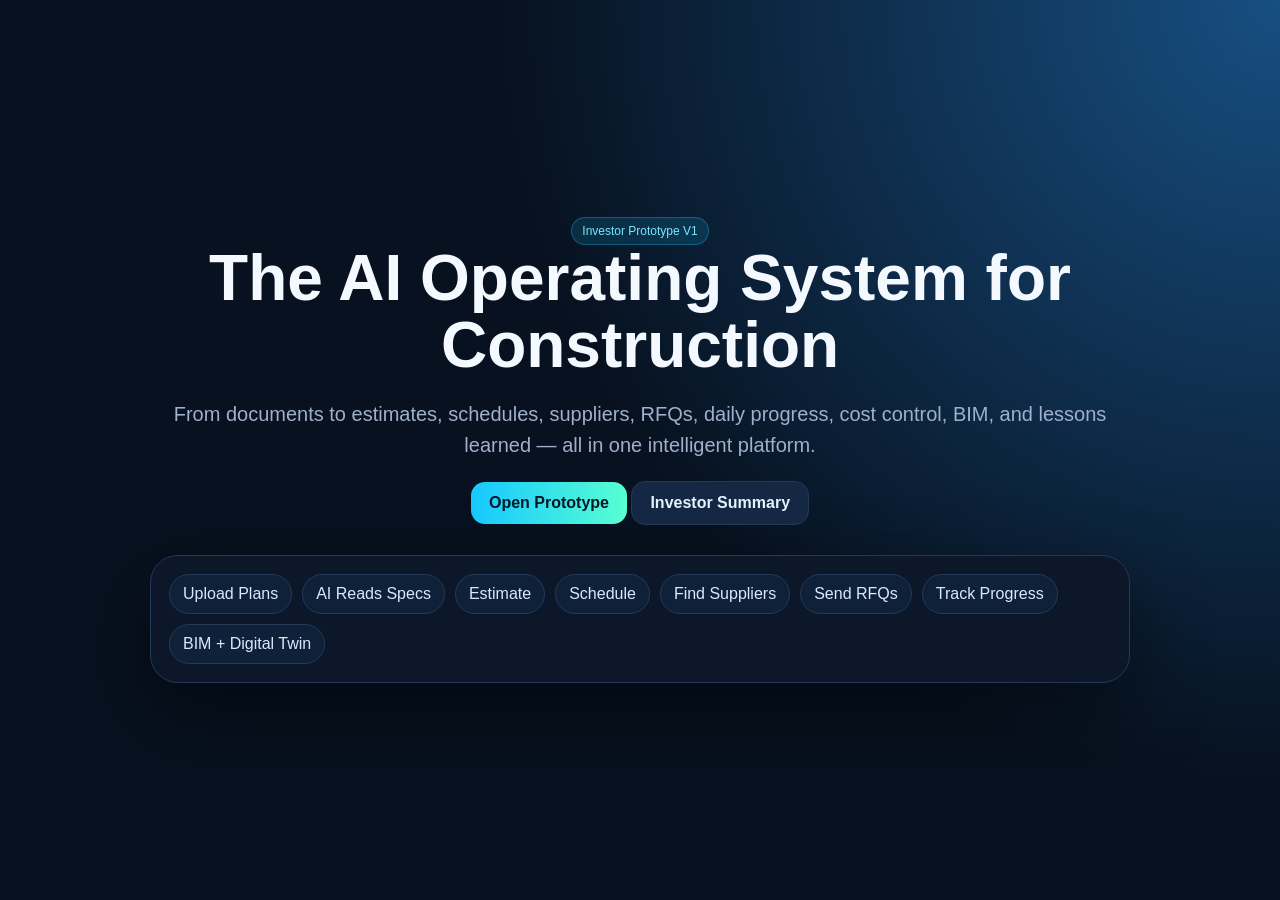
<file: index.html>
<!DOCTYPE html><html><head><meta charset="utf-8"><meta name="viewport" content="width=device-width,initial-scale=1">
<title>ConstructionOS Prototype</title><link rel="stylesheet" href="style.css"></head><body>
<section class="hero"><div class="hero-inner">
<span class="badge">Investor Prototype V1</span>
<h1>The AI Operating System for Construction</h1>
<p>From documents to estimates, schedules, suppliers, RFQs, daily progress, cost control, BIM, and lessons learned — all in one intelligent platform.</p>
<a class="btn" href="dashboard.html">Open Prototype</a>
<a class="btn secondary" href="investor-view.html">Investor Summary</a>
<div class="mock"><div class="timeline">
<span class="pill">Upload Plans</span><span class="pill">AI Reads Specs</span><span class="pill">Estimate</span><span class="pill">Schedule</span><span class="pill">Find Suppliers</span><span class="pill">Send RFQs</span><span class="pill">Track Progress</span><span class="pill">BIM + Digital Twin</span>
</div></div>
</div></section></body></html>
</file>
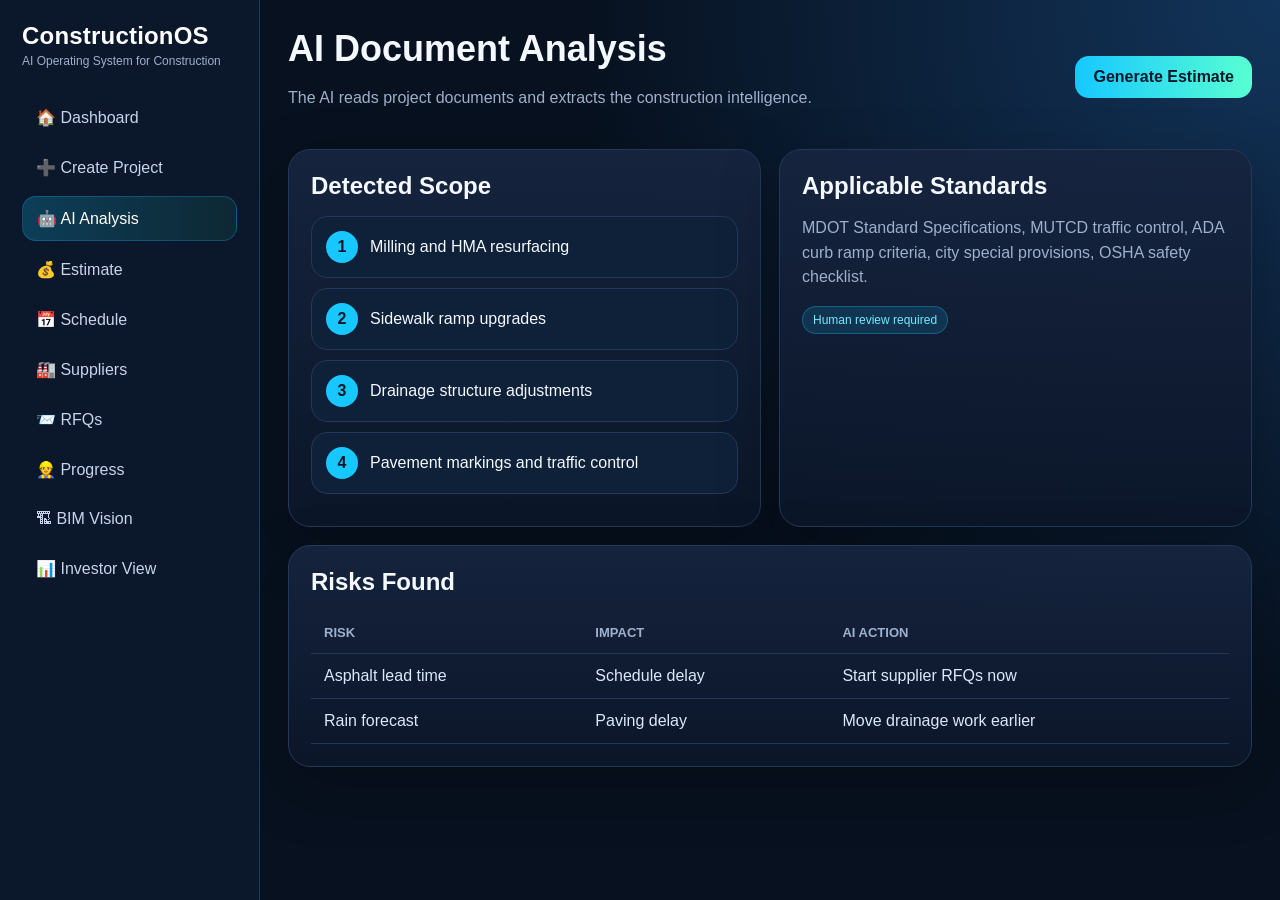
<file: ai-analysis.html>
<!DOCTYPE html><html lang="en"><head><meta charset="utf-8"><meta name="viewport" content="width=device-width,initial-scale=1">
<title>AI Analysis | ConstructionOS</title><link rel="stylesheet" href="style.css"></head><body>
<div class="app"><aside class="sidebar"><div class="logo">ConstructionOS</div><div class="tag">AI Operating System for Construction</div><div class="nav"><a class="" href="dashboard.html">🏠 Dashboard</a>
<a class="" href="create-project.html">➕ Create Project</a>
<a class="active" href="ai-analysis.html">🤖 AI Analysis</a>
<a class="" href="estimate.html">💰 Estimate</a>
<a class="" href="schedule.html">📅 Schedule</a>
<a class="" href="suppliers.html">🏭 Suppliers</a>
<a class="" href="rfq.html">📨 RFQs</a>
<a class="" href="progress.html">👷 Progress</a>
<a class="" href="bim.html">🏗 BIM Vision</a>
<a class="" href="investor-view.html">📊 Investor View</a></div></aside>
<main class="main">
<div class="topbar"><div><h1>AI Document Analysis</h1><p>The AI reads project documents and extracts the construction intelligence.</p></div><a class="btn" href="estimate.html">Generate Estimate</a></div>
<div class="grid">
<div class="card span6"><h2>Detected Scope</h2><div class="step"><div class="num">1</div>Milling and HMA resurfacing</div><div class="step"><div class="num">2</div>Sidewalk ramp upgrades</div><div class="step"><div class="num">3</div>Drainage structure adjustments</div><div class="step"><div class="num">4</div>Pavement markings and traffic control</div></div>
<div class="card span6"><h2>Applicable Standards</h2><p>MDOT Standard Specifications, MUTCD traffic control, ADA curb ramp criteria, city special provisions, OSHA safety checklist.</p><span class="badge">Human review required</span></div>
<div class="card span12"><h2>Risks Found</h2><table><tr><th>Risk</th><th>Impact</th><th>AI Action</th></tr><tr><td>Asphalt lead time</td><td>Schedule delay</td><td>Start supplier RFQs now</td></tr><tr><td>Rain forecast</td><td>Paving delay</td><td>Move drainage work earlier</td></tr></table></div>
</div></main></div></body></html>
</file>
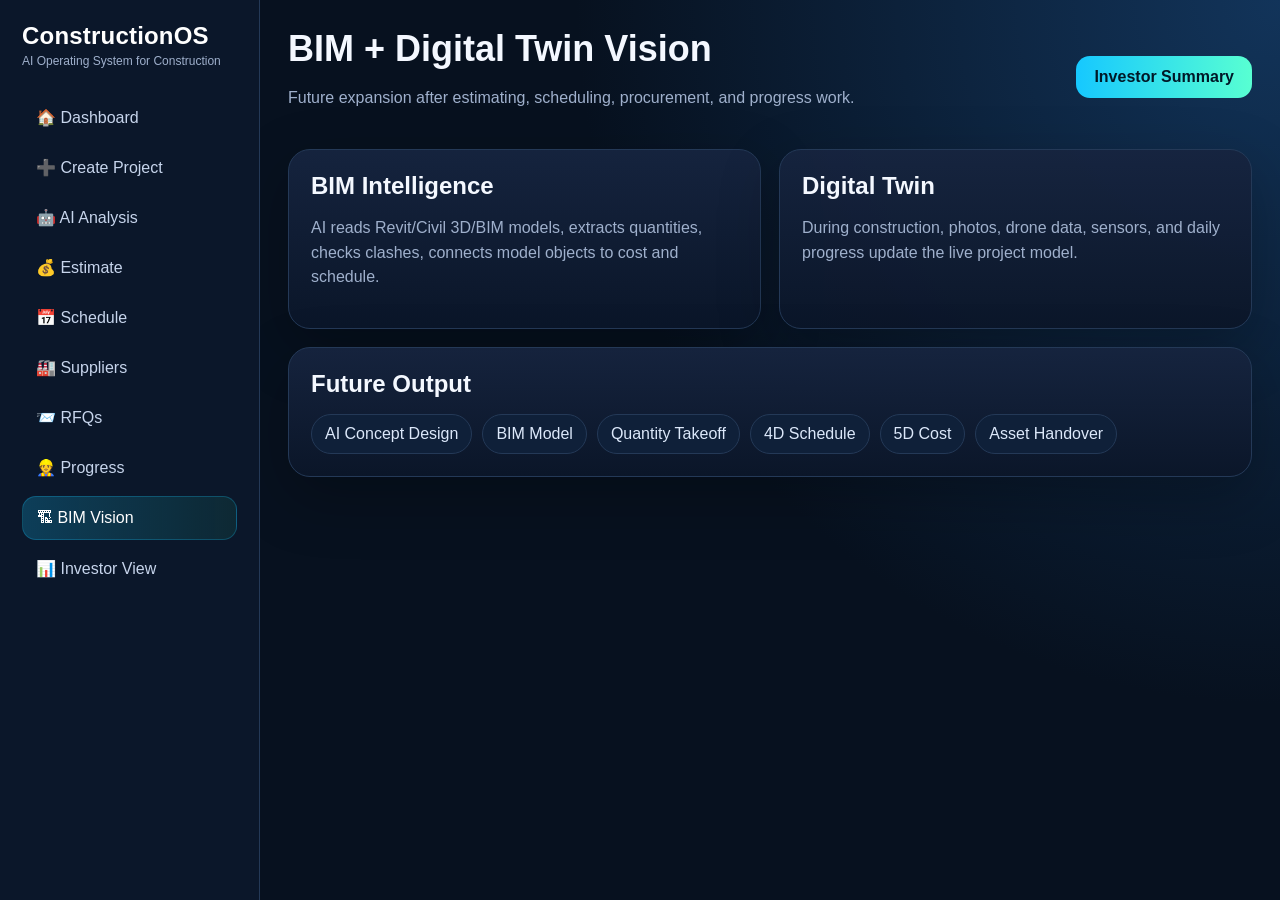
<file: bim.html>
<!DOCTYPE html><html lang="en"><head><meta charset="utf-8"><meta name="viewport" content="width=device-width,initial-scale=1">
<title>BIM Future | ConstructionOS</title><link rel="stylesheet" href="style.css"></head><body>
<div class="app"><aside class="sidebar"><div class="logo">ConstructionOS</div><div class="tag">AI Operating System for Construction</div><div class="nav"><a class="" href="dashboard.html">🏠 Dashboard</a>
<a class="" href="create-project.html">➕ Create Project</a>
<a class="" href="ai-analysis.html">🤖 AI Analysis</a>
<a class="" href="estimate.html">💰 Estimate</a>
<a class="" href="schedule.html">📅 Schedule</a>
<a class="" href="suppliers.html">🏭 Suppliers</a>
<a class="" href="rfq.html">📨 RFQs</a>
<a class="" href="progress.html">👷 Progress</a>
<a class="active" href="bim.html">🏗 BIM Vision</a>
<a class="" href="investor-view.html">📊 Investor View</a></div></aside>
<main class="main">
<div class="topbar"><div><h1>BIM + Digital Twin Vision</h1><p>Future expansion after estimating, scheduling, procurement, and progress work.</p></div><a class="btn" href="investor-view.html">Investor Summary</a></div>
<div class="grid">
<div class="card span6"><h2>BIM Intelligence</h2><p>AI reads Revit/Civil 3D/BIM models, extracts quantities, checks clashes, connects model objects to cost and schedule.</p></div>
<div class="card span6"><h2>Digital Twin</h2><p>During construction, photos, drone data, sensors, and daily progress update the live project model.</p></div>
<div class="card span12"><h2>Future Output</h2><div class="timeline"><span class="pill">AI Concept Design</span><span class="pill">BIM Model</span><span class="pill">Quantity Takeoff</span><span class="pill">4D Schedule</span><span class="pill">5D Cost</span><span class="pill">Asset Handover</span></div></div>
</div></main></div></body></html>
</file>
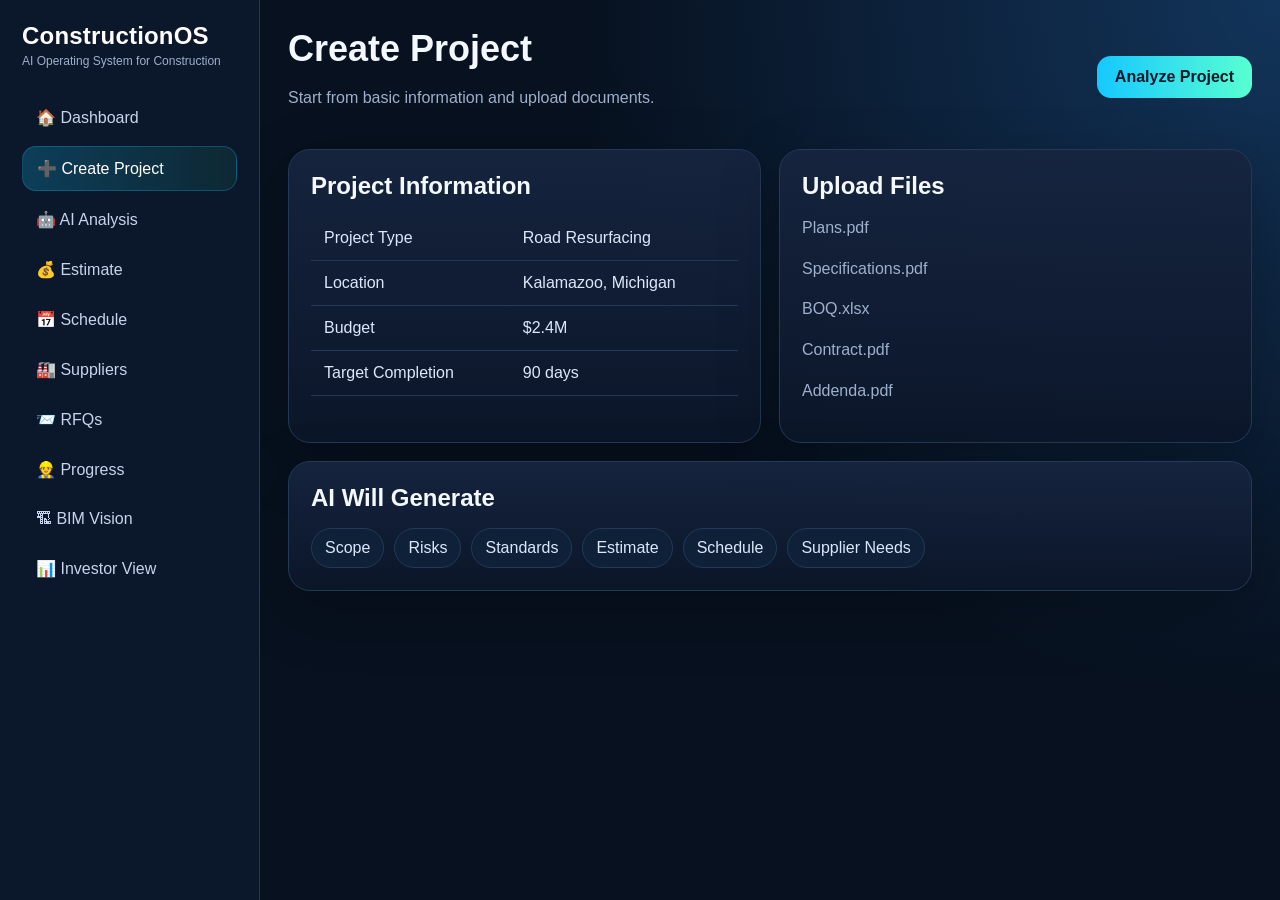
<file: create-project.html>
<!DOCTYPE html><html lang="en"><head><meta charset="utf-8"><meta name="viewport" content="width=device-width,initial-scale=1">
<title>Create Project | ConstructionOS</title><link rel="stylesheet" href="style.css"></head><body>
<div class="app"><aside class="sidebar"><div class="logo">ConstructionOS</div><div class="tag">AI Operating System for Construction</div><div class="nav"><a class="" href="dashboard.html">🏠 Dashboard</a>
<a class="active" href="create-project.html">➕ Create Project</a>
<a class="" href="ai-analysis.html">🤖 AI Analysis</a>
<a class="" href="estimate.html">💰 Estimate</a>
<a class="" href="schedule.html">📅 Schedule</a>
<a class="" href="suppliers.html">🏭 Suppliers</a>
<a class="" href="rfq.html">📨 RFQs</a>
<a class="" href="progress.html">👷 Progress</a>
<a class="" href="bim.html">🏗 BIM Vision</a>
<a class="" href="investor-view.html">📊 Investor View</a></div></aside>
<main class="main">
<div class="topbar"><div><h1>Create Project</h1><p>Start from basic information and upload documents.</p></div><a class="btn" href="ai-analysis.html">Analyze Project</a></div>
<div class="grid">
<div class="card span6"><h2>Project Information</h2><table><tr><td>Project Type</td><td>Road Resurfacing</td></tr><tr><td>Location</td><td>Kalamazoo, Michigan</td></tr><tr><td>Budget</td><td>$2.4M</td></tr><tr><td>Target Completion</td><td>90 days</td></tr></table></div>
<div class="card span6"><h2>Upload Files</h2><p>Plans.pdf</p><p>Specifications.pdf</p><p>BOQ.xlsx</p><p>Contract.pdf</p><p>Addenda.pdf</p></div>
<div class="card span12"><h2>AI Will Generate</h2><div class="timeline"><span class="pill">Scope</span><span class="pill">Risks</span><span class="pill">Standards</span><span class="pill">Estimate</span><span class="pill">Schedule</span><span class="pill">Supplier Needs</span></div></div>
</div></main></div></body></html>
</file>
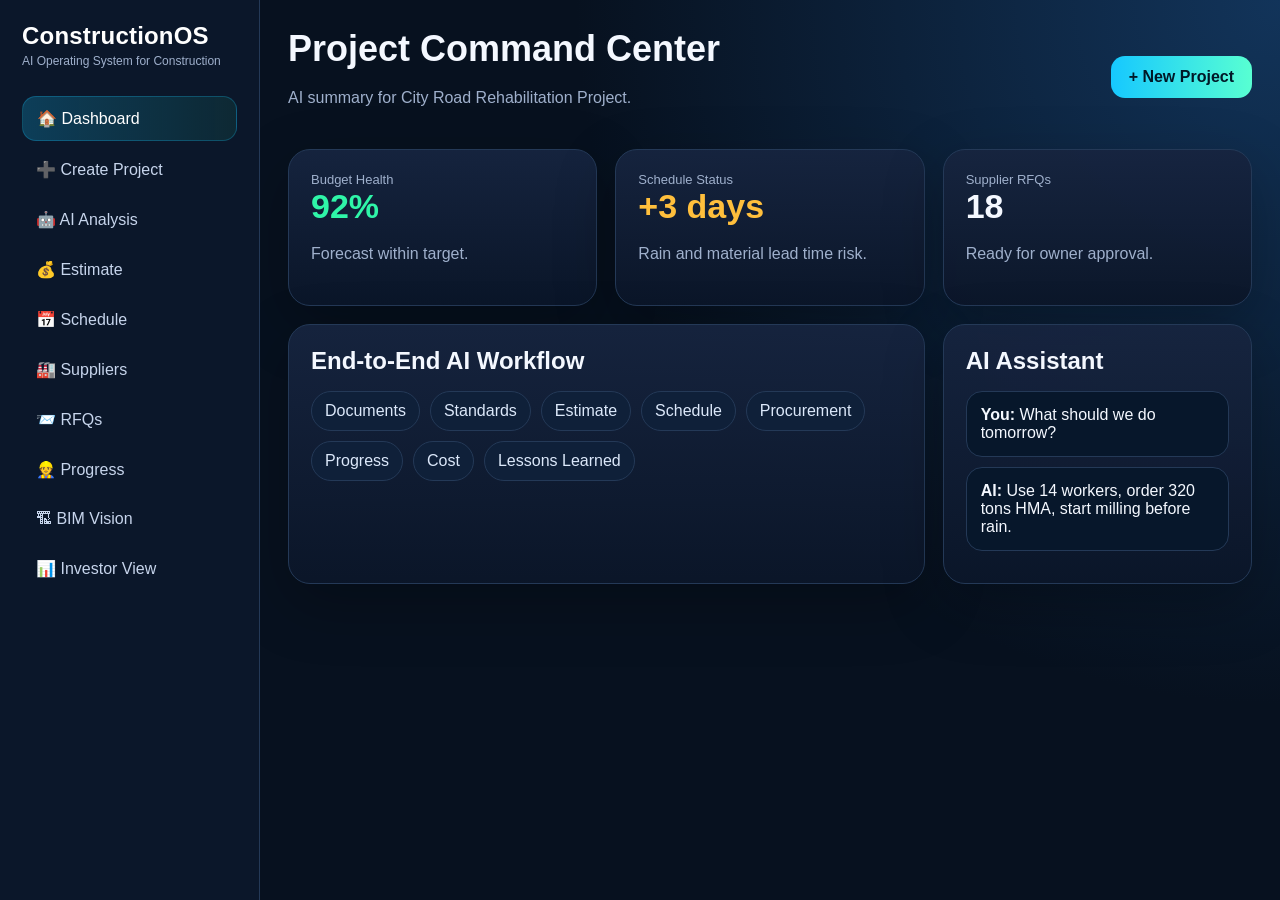
<file: dashboard.html>
<!DOCTYPE html><html lang="en"><head><meta charset="utf-8"><meta name="viewport" content="width=device-width,initial-scale=1">
<title>Dashboard | ConstructionOS</title><link rel="stylesheet" href="style.css"></head><body>
<div class="app"><aside class="sidebar"><div class="logo">ConstructionOS</div><div class="tag">AI Operating System for Construction</div><div class="nav"><a class="active" href="dashboard.html">🏠 Dashboard</a>
<a class="" href="create-project.html">➕ Create Project</a>
<a class="" href="ai-analysis.html">🤖 AI Analysis</a>
<a class="" href="estimate.html">💰 Estimate</a>
<a class="" href="schedule.html">📅 Schedule</a>
<a class="" href="suppliers.html">🏭 Suppliers</a>
<a class="" href="rfq.html">📨 RFQs</a>
<a class="" href="progress.html">👷 Progress</a>
<a class="" href="bim.html">🏗 BIM Vision</a>
<a class="" href="investor-view.html">📊 Investor View</a></div></aside>
<main class="main">
<div class="topbar"><div><h1>Project Command Center</h1><p>AI summary for City Road Rehabilitation Project.</p></div><a class="btn" href="create-project.html">+ New Project</a></div>
<div class="grid">
<div class="card span4"><div class="label">Budget Health</div><div class="kpi good">92%</div><p>Forecast within target.</p></div>
<div class="card span4"><div class="label">Schedule Status</div><div class="kpi warn">+3 days</div><p>Rain and material lead time risk.</p></div>
<div class="card span4"><div class="label">Supplier RFQs</div><div class="kpi">18</div><p>Ready for owner approval.</p></div>
<div class="card span8"><h2>End-to-End AI Workflow</h2><div class="timeline"><span class="pill">Documents</span><span class="pill">Standards</span><span class="pill">Estimate</span><span class="pill">Schedule</span><span class="pill">Procurement</span><span class="pill">Progress</span><span class="pill">Cost</span><span class="pill">Lessons Learned</span></div></div>
<div class="card span4"><h2>AI Assistant</h2><div class="chat"><b>You:</b> What should we do tomorrow?</div><div class="chat"><b>AI:</b> Use 14 workers, order 320 tons HMA, start milling before rain.</div></div>
</div></main></div></body></html>
</file>
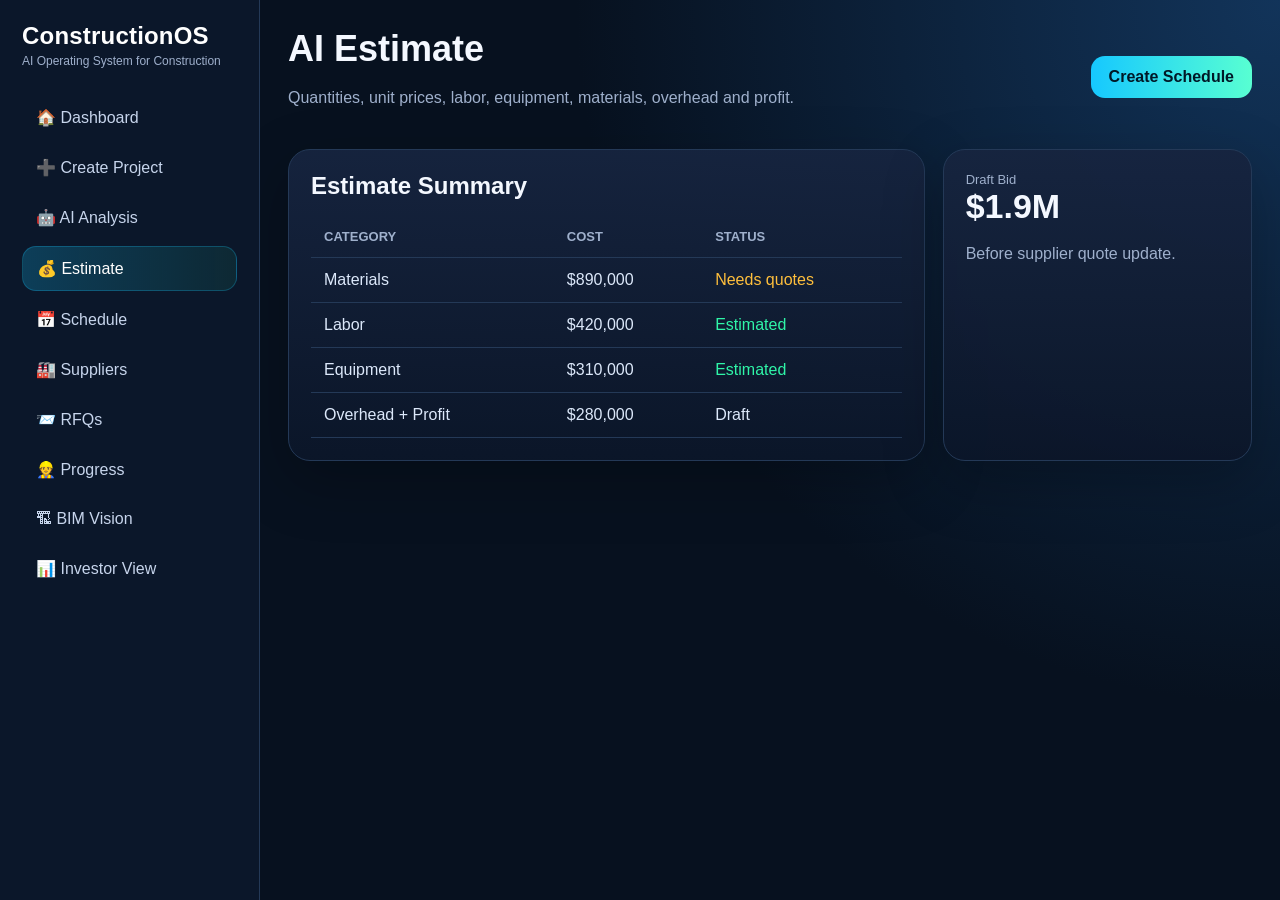
<file: estimate.html>
<!DOCTYPE html><html lang="en"><head><meta charset="utf-8"><meta name="viewport" content="width=device-width,initial-scale=1">
<title>Estimate | ConstructionOS</title><link rel="stylesheet" href="style.css"></head><body>
<div class="app"><aside class="sidebar"><div class="logo">ConstructionOS</div><div class="tag">AI Operating System for Construction</div><div class="nav"><a class="" href="dashboard.html">🏠 Dashboard</a>
<a class="" href="create-project.html">➕ Create Project</a>
<a class="" href="ai-analysis.html">🤖 AI Analysis</a>
<a class="active" href="estimate.html">💰 Estimate</a>
<a class="" href="schedule.html">📅 Schedule</a>
<a class="" href="suppliers.html">🏭 Suppliers</a>
<a class="" href="rfq.html">📨 RFQs</a>
<a class="" href="progress.html">👷 Progress</a>
<a class="" href="bim.html">🏗 BIM Vision</a>
<a class="" href="investor-view.html">📊 Investor View</a></div></aside>
<main class="main">
<div class="topbar"><div><h1>AI Estimate</h1><p>Quantities, unit prices, labor, equipment, materials, overhead and profit.</p></div><a class="btn" href="schedule.html">Create Schedule</a></div>
<div class="grid">
<div class="card span8"><h2>Estimate Summary</h2><table><tr><th>Category</th><th>Cost</th><th>Status</th></tr><tr><td>Materials</td><td>$890,000</td><td class="warn">Needs quotes</td></tr><tr><td>Labor</td><td>$420,000</td><td class="good">Estimated</td></tr><tr><td>Equipment</td><td>$310,000</td><td class="good">Estimated</td></tr><tr><td>Overhead + Profit</td><td>$280,000</td><td>Draft</td></tr></table></div>
<div class="card span4"><div class="label">Draft Bid</div><div class="kpi">$1.9M</div><p>Before supplier quote update.</p></div>
</div></main></div></body></html>
</file>
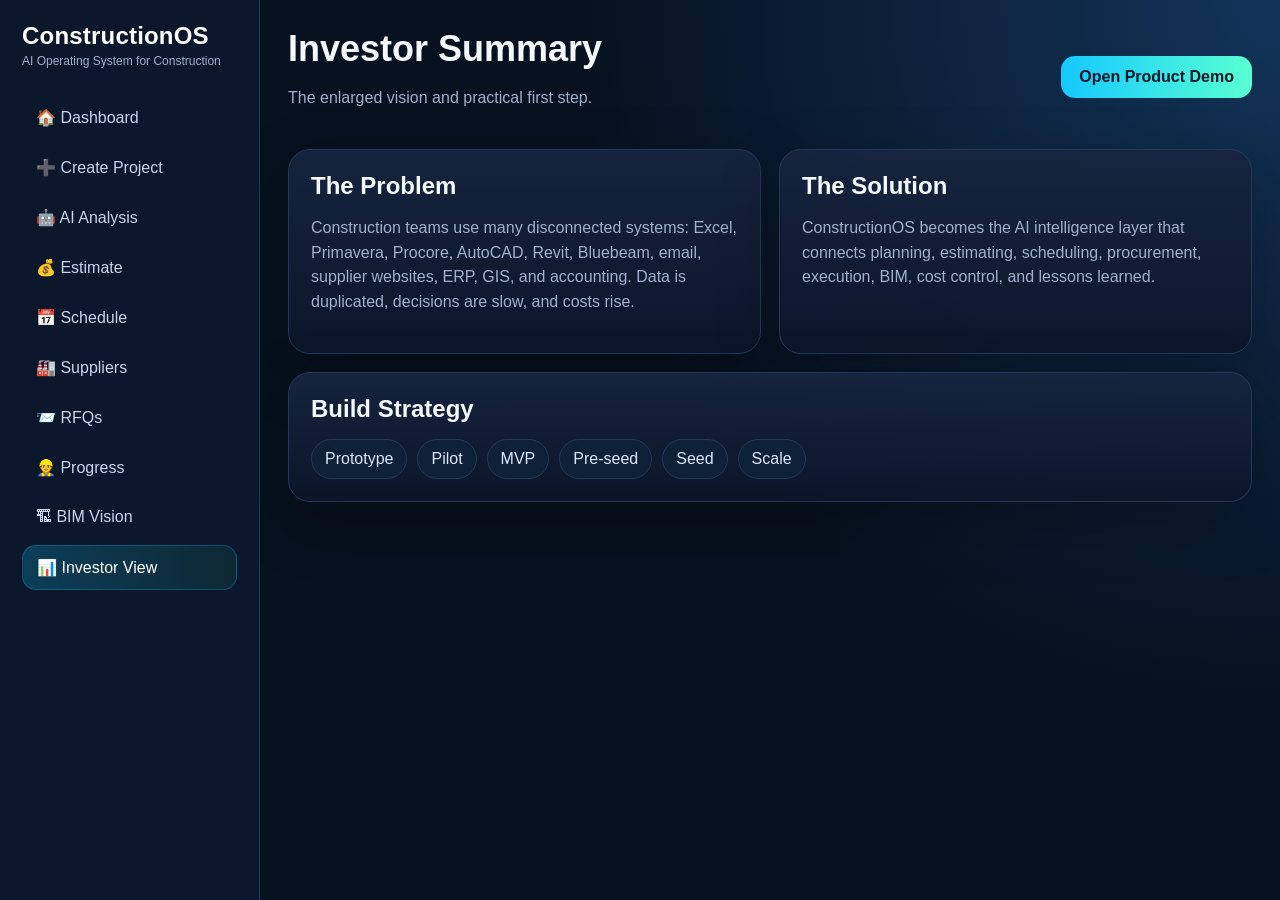
<file: investor-view.html>
<!DOCTYPE html><html lang="en"><head><meta charset="utf-8"><meta name="viewport" content="width=device-width,initial-scale=1">
<title>Investor View | ConstructionOS</title><link rel="stylesheet" href="style.css"></head><body>
<div class="app"><aside class="sidebar"><div class="logo">ConstructionOS</div><div class="tag">AI Operating System for Construction</div><div class="nav"><a class="" href="dashboard.html">🏠 Dashboard</a>
<a class="" href="create-project.html">➕ Create Project</a>
<a class="" href="ai-analysis.html">🤖 AI Analysis</a>
<a class="" href="estimate.html">💰 Estimate</a>
<a class="" href="schedule.html">📅 Schedule</a>
<a class="" href="suppliers.html">🏭 Suppliers</a>
<a class="" href="rfq.html">📨 RFQs</a>
<a class="" href="progress.html">👷 Progress</a>
<a class="" href="bim.html">🏗 BIM Vision</a>
<a class="active" href="investor-view.html">📊 Investor View</a></div></aside>
<main class="main">
<div class="topbar"><div><h1>Investor Summary</h1><p>The enlarged vision and practical first step.</p></div><a class="btn" href="dashboard.html">Open Product Demo</a></div>
<div class="grid">
<div class="card span6"><h2>The Problem</h2><p>Construction teams use many disconnected systems: Excel, Primavera, Procore, AutoCAD, Revit, Bluebeam, email, supplier websites, ERP, GIS, and accounting. Data is duplicated, decisions are slow, and costs rise.</p></div>
<div class="card span6"><h2>The Solution</h2><p>ConstructionOS becomes the AI intelligence layer that connects planning, estimating, scheduling, procurement, execution, BIM, cost control, and lessons learned.</p></div>
<div class="card span12"><h2>Build Strategy</h2><div class="timeline"><span class="pill">Prototype</span><span class="pill">Pilot</span><span class="pill">MVP</span><span class="pill">Pre-seed</span><span class="pill">Seed</span><span class="pill">Scale</span></div></div>
</div></main></div></body></html>
</file>
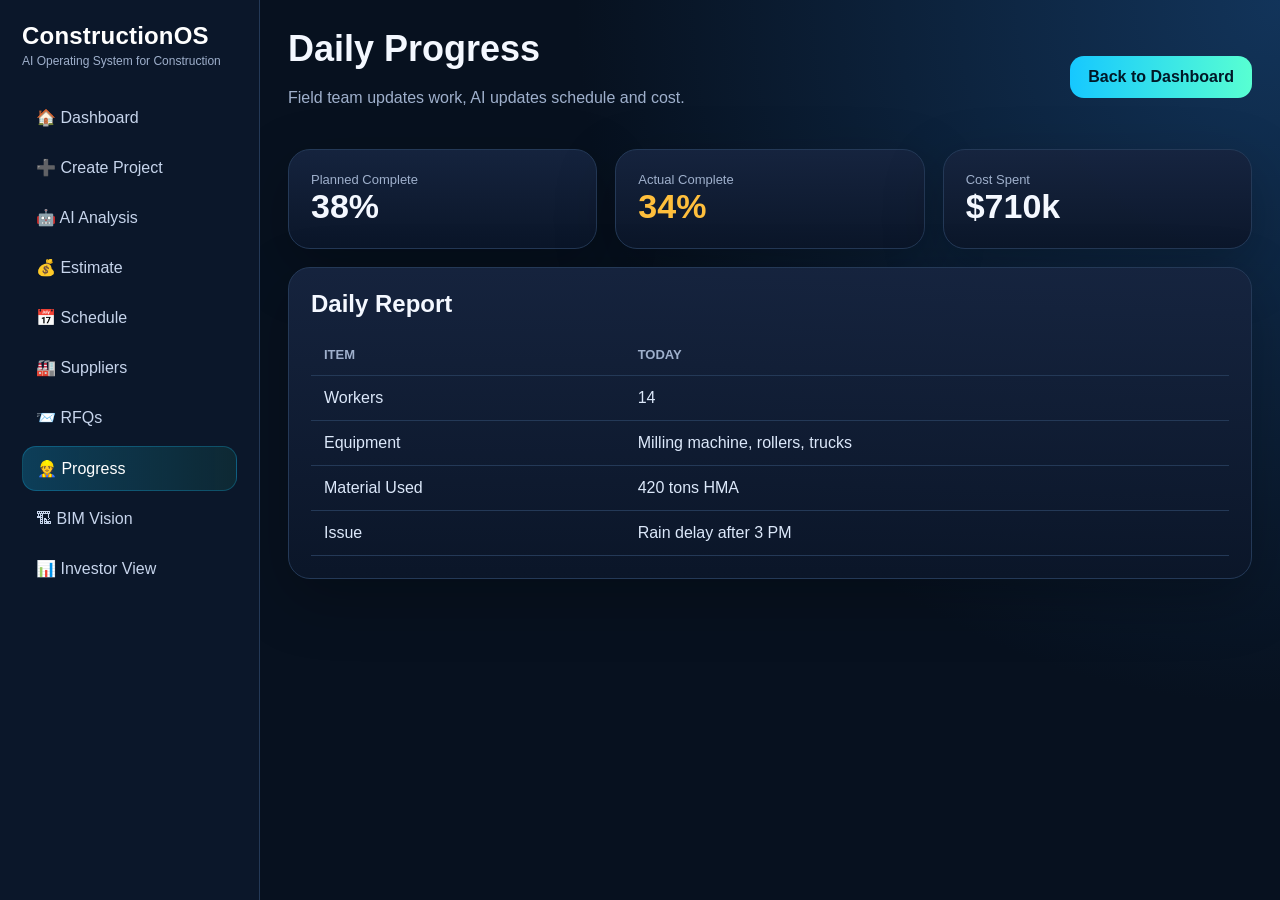
<file: progress.html>
<!DOCTYPE html><html lang="en"><head><meta charset="utf-8"><meta name="viewport" content="width=device-width,initial-scale=1">
<title>Daily Progress | ConstructionOS</title><link rel="stylesheet" href="style.css"></head><body>
<div class="app"><aside class="sidebar"><div class="logo">ConstructionOS</div><div class="tag">AI Operating System for Construction</div><div class="nav"><a class="" href="dashboard.html">🏠 Dashboard</a>
<a class="" href="create-project.html">➕ Create Project</a>
<a class="" href="ai-analysis.html">🤖 AI Analysis</a>
<a class="" href="estimate.html">💰 Estimate</a>
<a class="" href="schedule.html">📅 Schedule</a>
<a class="" href="suppliers.html">🏭 Suppliers</a>
<a class="" href="rfq.html">📨 RFQs</a>
<a class="active" href="progress.html">👷 Progress</a>
<a class="" href="bim.html">🏗 BIM Vision</a>
<a class="" href="investor-view.html">📊 Investor View</a></div></aside>
<main class="main">
<div class="topbar"><div><h1>Daily Progress</h1><p>Field team updates work, AI updates schedule and cost.</p></div><a class="btn" href="dashboard.html">Back to Dashboard</a></div>
<div class="grid">
<div class="card span4"><div class="label">Planned Complete</div><div class="kpi">38%</div></div>
<div class="card span4"><div class="label">Actual Complete</div><div class="kpi warn">34%</div></div>
<div class="card span4"><div class="label">Cost Spent</div><div class="kpi">$710k</div></div>
<div class="card span12"><h2>Daily Report</h2><table><tr><th>Item</th><th>Today</th></tr><tr><td>Workers</td><td>14</td></tr><tr><td>Equipment</td><td>Milling machine, rollers, trucks</td></tr><tr><td>Material Used</td><td>420 tons HMA</td></tr><tr><td>Issue</td><td>Rain delay after 3 PM</td></tr></table></div>
</div></main></div></body></html>
</file>
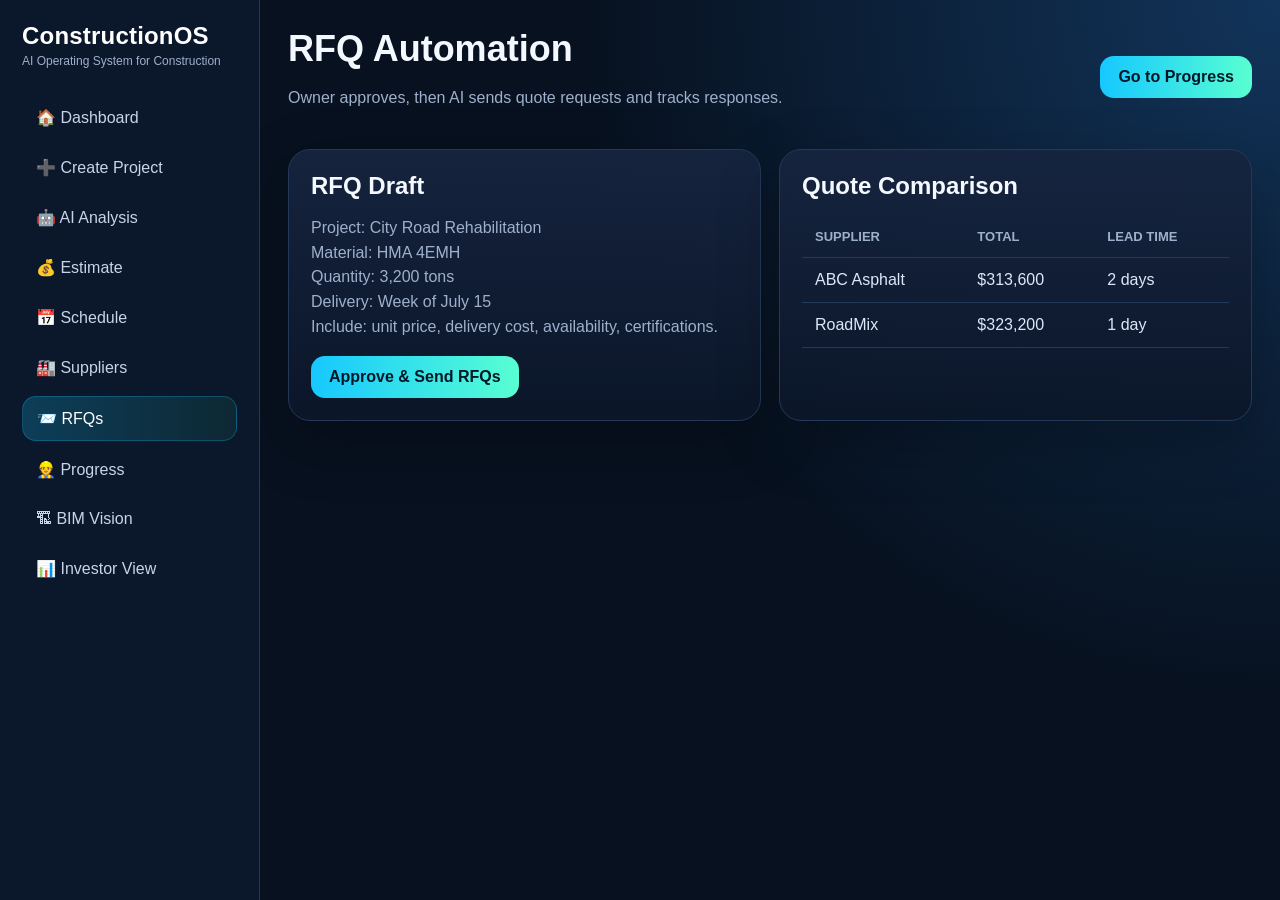
<file: rfq.html>
<!DOCTYPE html><html lang="en"><head><meta charset="utf-8"><meta name="viewport" content="width=device-width,initial-scale=1">
<title>RFQ Automation | ConstructionOS</title><link rel="stylesheet" href="style.css"></head><body>
<div class="app"><aside class="sidebar"><div class="logo">ConstructionOS</div><div class="tag">AI Operating System for Construction</div><div class="nav"><a class="" href="dashboard.html">🏠 Dashboard</a>
<a class="" href="create-project.html">➕ Create Project</a>
<a class="" href="ai-analysis.html">🤖 AI Analysis</a>
<a class="" href="estimate.html">💰 Estimate</a>
<a class="" href="schedule.html">📅 Schedule</a>
<a class="" href="suppliers.html">🏭 Suppliers</a>
<a class="active" href="rfq.html">📨 RFQs</a>
<a class="" href="progress.html">👷 Progress</a>
<a class="" href="bim.html">🏗 BIM Vision</a>
<a class="" href="investor-view.html">📊 Investor View</a></div></aside>
<main class="main">
<div class="topbar"><div><h1>RFQ Automation</h1><p>Owner approves, then AI sends quote requests and tracks responses.</p></div><a class="btn" href="progress.html">Go to Progress</a></div>
<div class="grid">
<div class="card span6"><h2>RFQ Draft</h2><p>Project: City Road Rehabilitation<br>Material: HMA 4EMH<br>Quantity: 3,200 tons<br>Delivery: Week of July 15<br>Include: unit price, delivery cost, availability, certifications.</p><a class="btn">Approve & Send RFQs</a></div>
<div class="card span6"><h2>Quote Comparison</h2><table><tr><th>Supplier</th><th>Total</th><th>Lead Time</th></tr><tr><td>ABC Asphalt</td><td>$313,600</td><td>2 days</td></tr><tr><td>RoadMix</td><td>$323,200</td><td>1 day</td></tr></table></div>
</div></main></div></body></html>
</file>
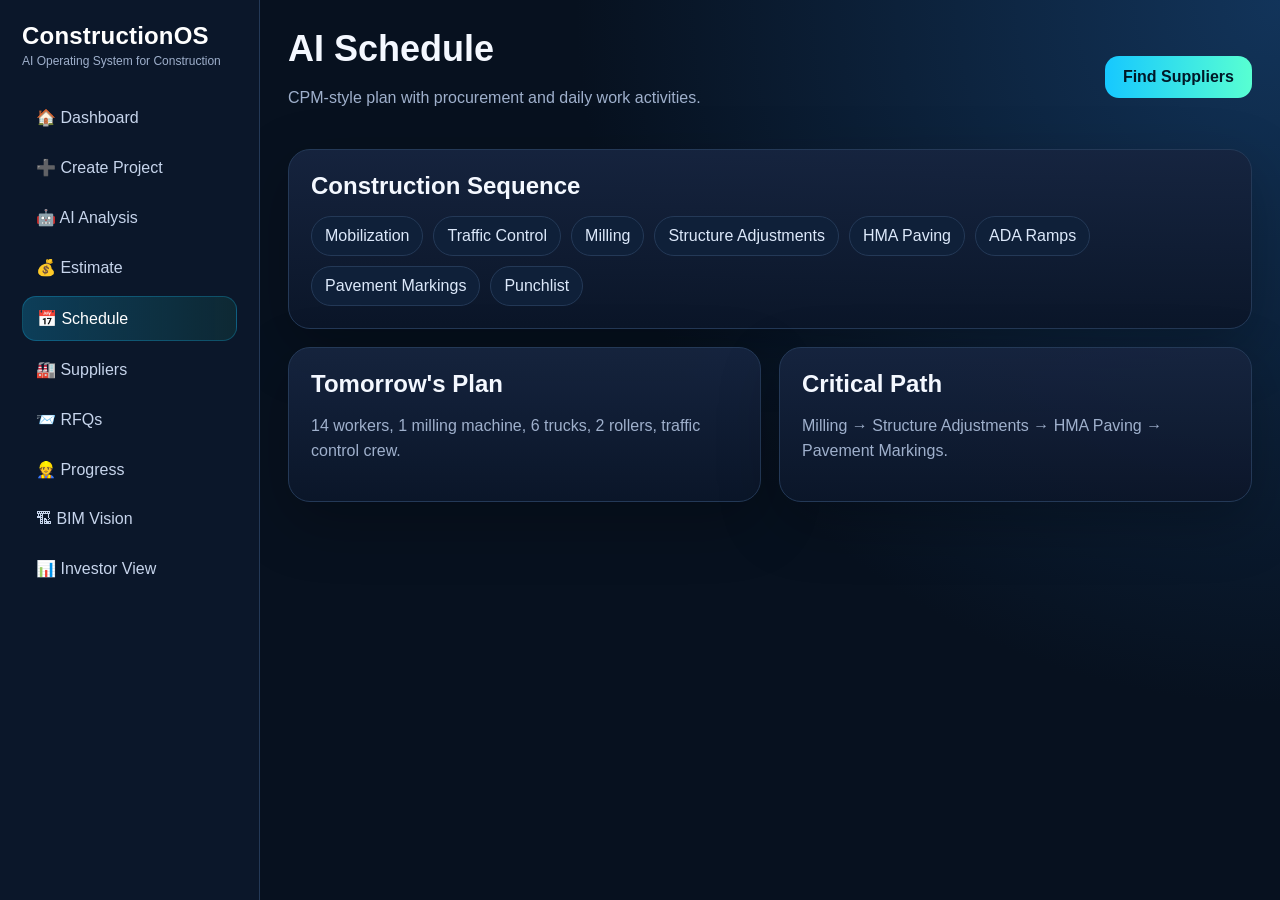
<file: schedule.html>
<!DOCTYPE html><html lang="en"><head><meta charset="utf-8"><meta name="viewport" content="width=device-width,initial-scale=1">
<title>Schedule | ConstructionOS</title><link rel="stylesheet" href="style.css"></head><body>
<div class="app"><aside class="sidebar"><div class="logo">ConstructionOS</div><div class="tag">AI Operating System for Construction</div><div class="nav"><a class="" href="dashboard.html">🏠 Dashboard</a>
<a class="" href="create-project.html">➕ Create Project</a>
<a class="" href="ai-analysis.html">🤖 AI Analysis</a>
<a class="" href="estimate.html">💰 Estimate</a>
<a class="active" href="schedule.html">📅 Schedule</a>
<a class="" href="suppliers.html">🏭 Suppliers</a>
<a class="" href="rfq.html">📨 RFQs</a>
<a class="" href="progress.html">👷 Progress</a>
<a class="" href="bim.html">🏗 BIM Vision</a>
<a class="" href="investor-view.html">📊 Investor View</a></div></aside>
<main class="main">
<div class="topbar"><div><h1>AI Schedule</h1><p>CPM-style plan with procurement and daily work activities.</p></div><a class="btn" href="suppliers.html">Find Suppliers</a></div>
<div class="grid">
<div class="card span12"><h2>Construction Sequence</h2><div class="timeline"><span class="pill">Mobilization</span><span class="pill">Traffic Control</span><span class="pill">Milling</span><span class="pill">Structure Adjustments</span><span class="pill">HMA Paving</span><span class="pill">ADA Ramps</span><span class="pill">Pavement Markings</span><span class="pill">Punchlist</span></div></div>
<div class="card span6"><h2>Tomorrow's Plan</h2><p>14 workers, 1 milling machine, 6 trucks, 2 rollers, traffic control crew.</p></div>
<div class="card span6"><h2>Critical Path</h2><p>Milling → Structure Adjustments → HMA Paving → Pavement Markings.</p></div>
</div></main></div></body></html>
</file>
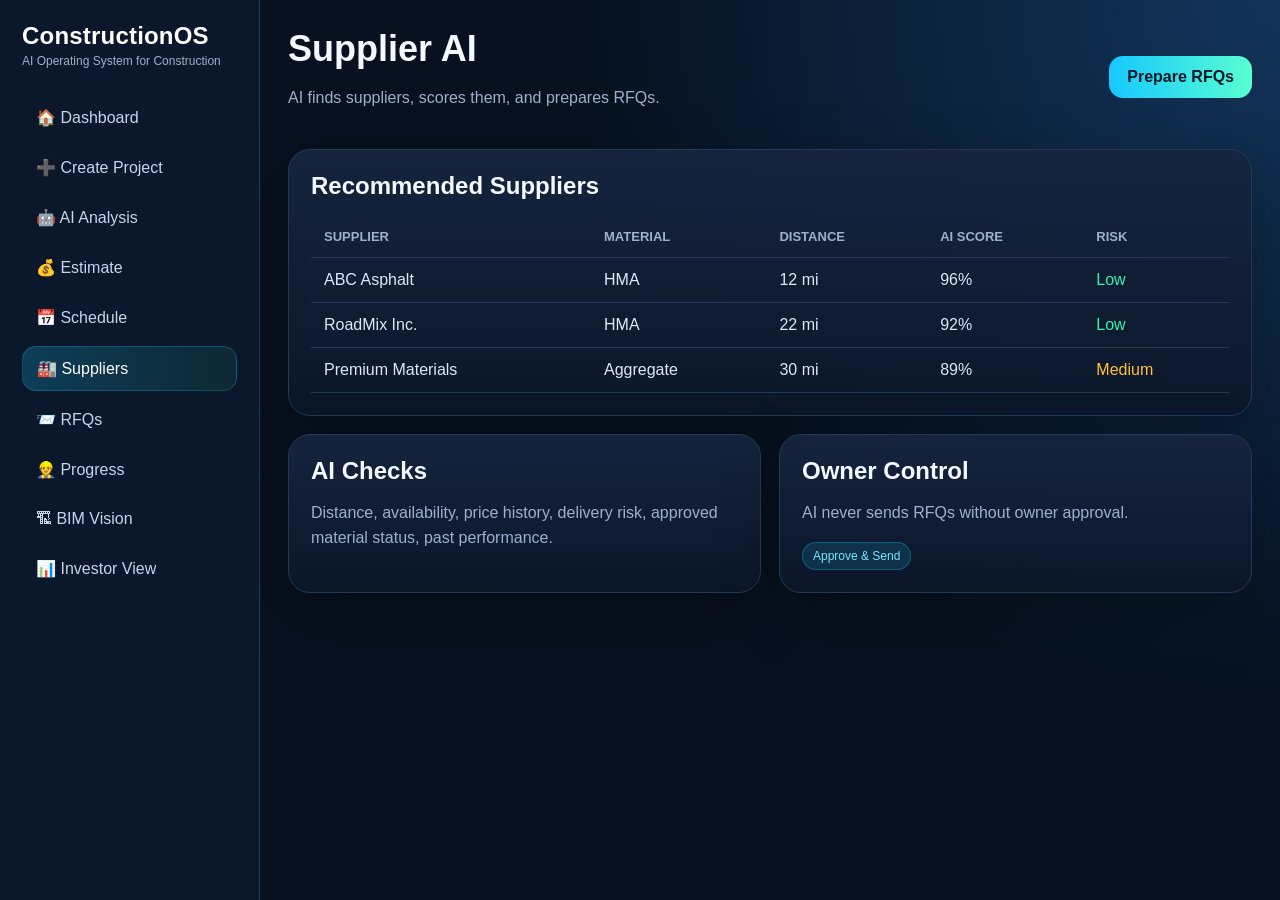
<file: suppliers.html>
<!DOCTYPE html><html lang="en"><head><meta charset="utf-8"><meta name="viewport" content="width=device-width,initial-scale=1">
<title>Supplier AI | ConstructionOS</title><link rel="stylesheet" href="style.css"></head><body>
<div class="app"><aside class="sidebar"><div class="logo">ConstructionOS</div><div class="tag">AI Operating System for Construction</div><div class="nav"><a class="" href="dashboard.html">🏠 Dashboard</a>
<a class="" href="create-project.html">➕ Create Project</a>
<a class="" href="ai-analysis.html">🤖 AI Analysis</a>
<a class="" href="estimate.html">💰 Estimate</a>
<a class="" href="schedule.html">📅 Schedule</a>
<a class="active" href="suppliers.html">🏭 Suppliers</a>
<a class="" href="rfq.html">📨 RFQs</a>
<a class="" href="progress.html">👷 Progress</a>
<a class="" href="bim.html">🏗 BIM Vision</a>
<a class="" href="investor-view.html">📊 Investor View</a></div></aside>
<main class="main">
<div class="topbar"><div><h1>Supplier AI</h1><p>AI finds suppliers, scores them, and prepares RFQs.</p></div><a class="btn" href="rfq.html">Prepare RFQs</a></div>
<div class="grid">
<div class="card span12"><h2>Recommended Suppliers</h2><table><tr><th>Supplier</th><th>Material</th><th>Distance</th><th>AI Score</th><th>Risk</th></tr><tr><td>ABC Asphalt</td><td>HMA</td><td>12 mi</td><td>96%</td><td class="good">Low</td></tr><tr><td>RoadMix Inc.</td><td>HMA</td><td>22 mi</td><td>92%</td><td class="good">Low</td></tr><tr><td>Premium Materials</td><td>Aggregate</td><td>30 mi</td><td>89%</td><td class="warn">Medium</td></tr></table></div>
<div class="card span6"><h2>AI Checks</h2><p>Distance, availability, price history, delivery risk, approved material status, past performance.</p></div>
<div class="card span6"><h2>Owner Control</h2><p>AI never sends RFQs without owner approval.</p><span class="badge">Approve & Send</span></div>
</div></main></div></body></html>
</file>
<file: style.css>
:root{
  --bg:#07111f; --panel:#101b31; --panel2:#16243f; --text:#f4f8ff; --muted:#9fb0cc;
  --blue:#16c8ff; --green:#2ff5a8; --amber:#ffbf3c; --red:#ff5c7a; --line:#243957;
}
*{box-sizing:border-box}
body{margin:0;font-family:Inter,Segoe UI,Arial,sans-serif;background:radial-gradient(circle at top right,#12345a,#07111f 45%);color:var(--text)}
a{text-decoration:none;color:inherit}
.app{display:flex;min-height:100vh}
.sidebar{width:260px;background:rgba(12,24,44,.92);border-right:1px solid var(--line);padding:22px;position:fixed;top:0;bottom:0;left:0}
.logo{font-size:24px;font-weight:900;letter-spacing:.2px;color:white;margin-bottom:4px}
.tag{color:var(--muted);font-size:12px;margin-bottom:28px}
.nav a{display:block;padding:12px 14px;margin:7px 0;border-radius:14px;color:#c7d5ec}
.nav a.active,.nav a:hover{background:linear-gradient(90deg,rgba(22,200,255,.22),rgba(47,245,168,.08));color:white;border:1px solid rgba(22,200,255,.25)}
.main{margin-left:260px;width:calc(100% - 260px);padding:28px}
.topbar{display:flex;justify-content:space-between;align-items:center;margin-bottom:22px}
h1{font-size:36px;margin:0 0 8px}
h2{margin:0 0 16px}
p{color:var(--muted);line-height:1.55}
.grid{display:grid;grid-template-columns:repeat(12,1fr);gap:18px}
.card{background:linear-gradient(180deg,rgba(22,36,63,.95),rgba(11,22,41,.95));border:1px solid var(--line);border-radius:22px;padding:22px;box-shadow:0 20px 60px rgba(0,0,0,.25)}
.span4{grid-column:span 4}.span5{grid-column:span 5}.span6{grid-column:span 6}.span7{grid-column:span 7}.span8{grid-column:span 8}.span12{grid-column:span 12}
.kpi{font-size:34px;font-weight:900}
.label{font-size:13px;color:var(--muted)}
.btn{display:inline-block;background:linear-gradient(90deg,var(--blue),#58ffd2);color:#001827;font-weight:900;padding:12px 18px;border-radius:14px;border:0;cursor:pointer}
.btn.secondary{background:#152843;color:#dff4ff;border:1px solid var(--line)}
.step{display:flex;align-items:center;gap:12px;padding:14px;border-radius:16px;background:#0f2039;border:1px solid var(--line);margin-bottom:10px}
.num{width:32px;height:32px;border-radius:50%;background:var(--blue);color:#001827;display:flex;align-items:center;justify-content:center;font-weight:900}
table{width:100%;border-collapse:collapse}
th,td{text-align:left;border-bottom:1px solid var(--line);padding:13px;color:#dce8fa}
th{color:#9fb0cc;font-size:13px;text-transform:uppercase}
.badge{display:inline-block;padding:6px 10px;border-radius:999px;background:rgba(22,200,255,.14);color:#78e7ff;border:1px solid rgba(22,200,255,.3);font-size:12px}
.good{color:var(--green)}.warn{color:var(--amber)}.danger{color:var(--red)}
.chat{background:#07172b;border:1px solid var(--line);border-radius:16px;padding:14px;margin:10px 0}
.timeline{display:flex;gap:10px;flex-wrap:wrap}
.pill{background:#0f2039;border:1px solid var(--line);border-radius:999px;padding:10px 13px;color:#dce8fa}
.hero{min-height:100vh;display:flex;align-items:center;padding:70px;background:radial-gradient(circle at top right,#174f82,#07111f 50%)}
.hero-inner{max-width:980px;margin:auto;text-align:center}
.hero h1{font-size:64px;line-height:1.05}
.hero p{font-size:20px}
.mock{margin-top:30px;background:#0c172a;border:1px solid var(--line);border-radius:28px;padding:18px;box-shadow:0 30px 80px rgba(0,0,0,.45)}
@media(max-width:900px){.sidebar{position:relative;width:100%;bottom:auto}.main{margin-left:0;width:100%}.app{display:block}.span4,.span5,.span6,.span7,.span8{grid-column:span 12}.hero h1{font-size:42px}}
</file>
